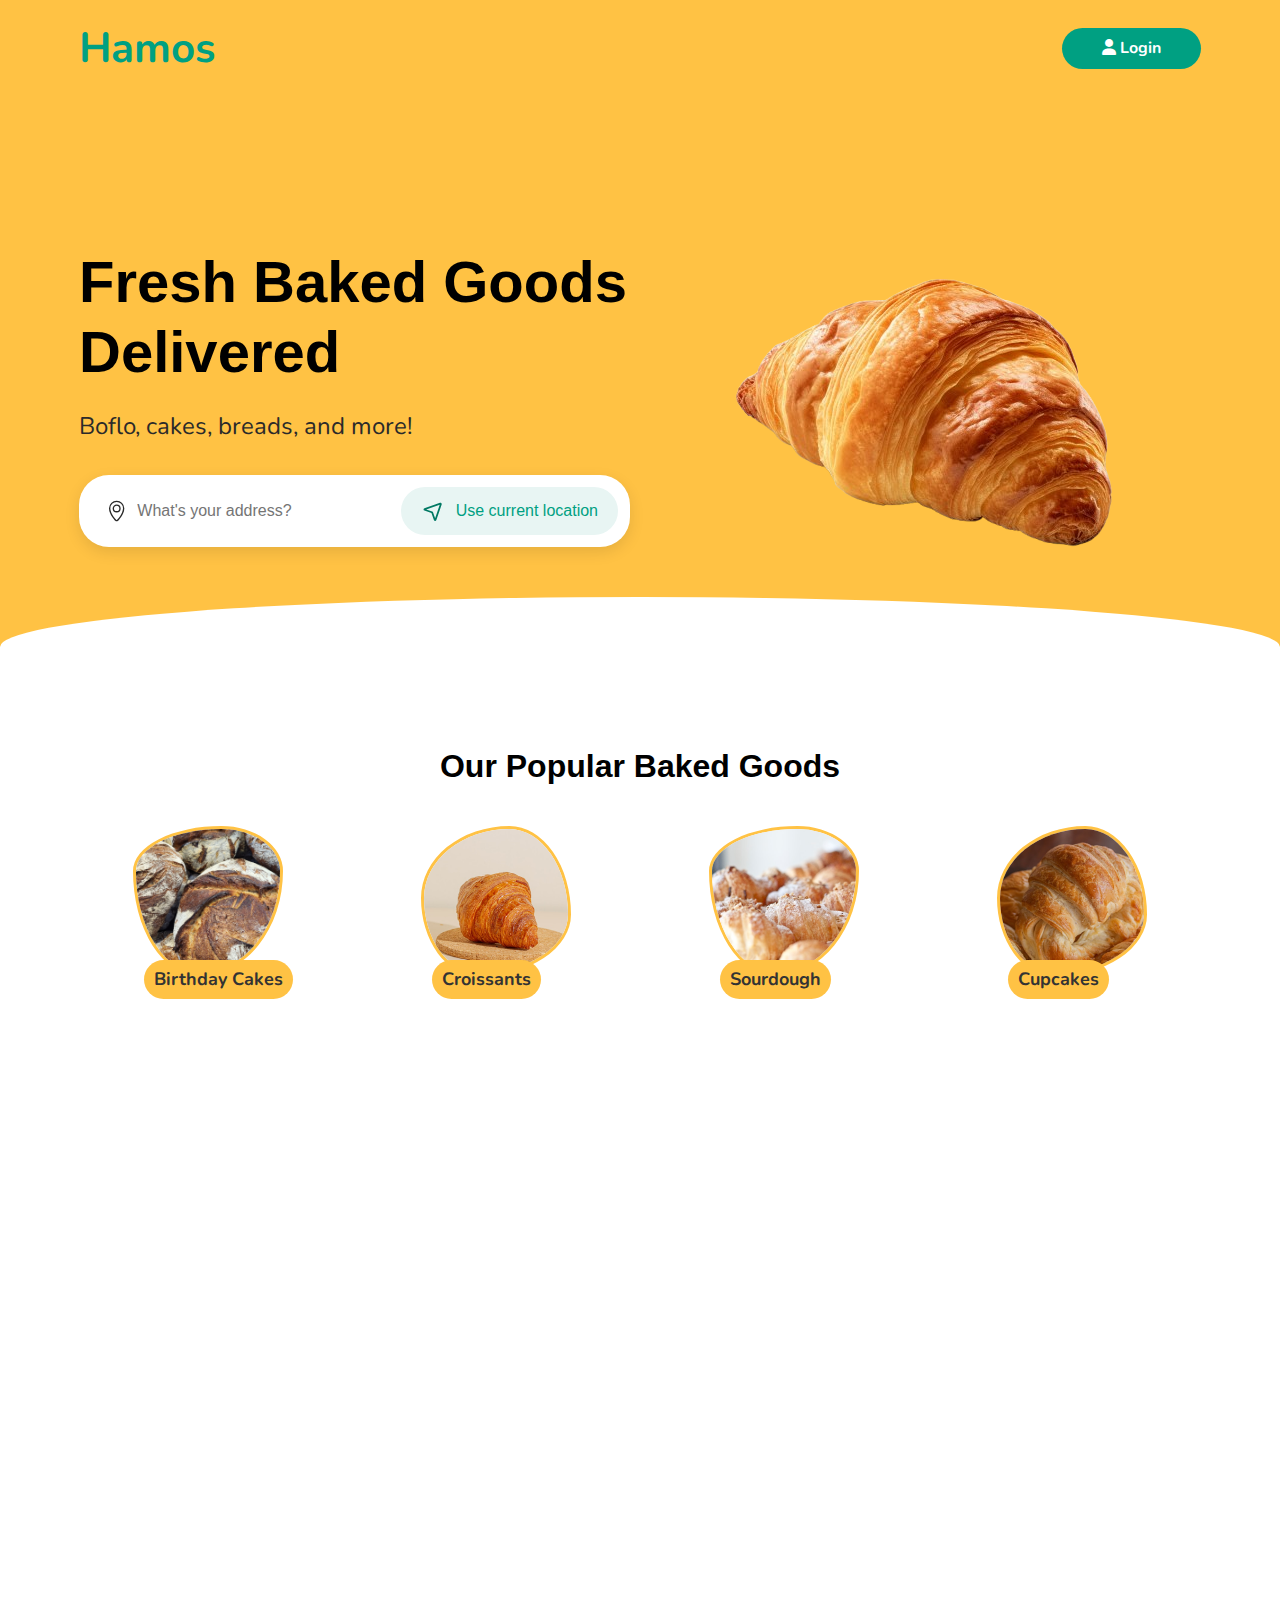
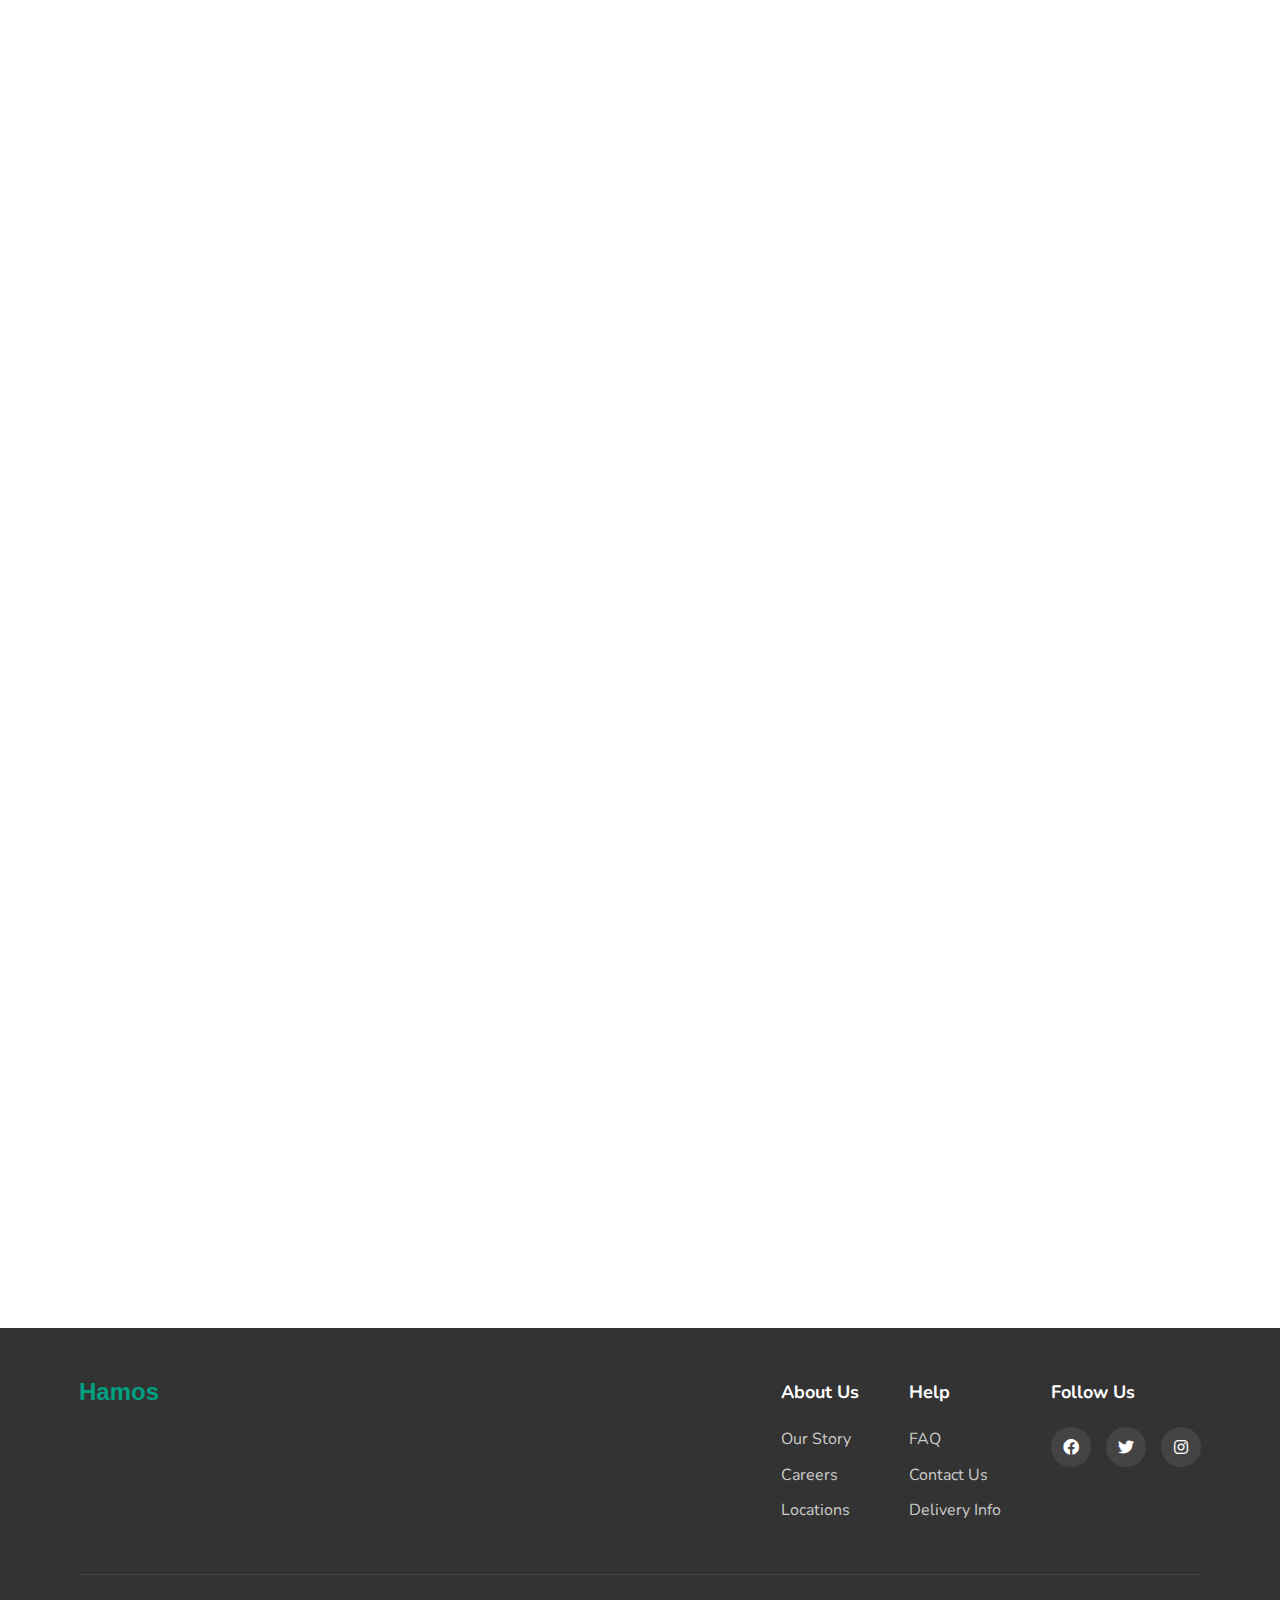
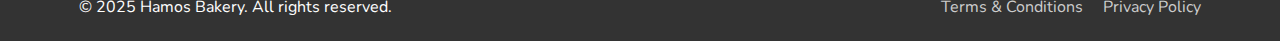
<file: index.html>
<!DOCTYPE html>
<html lang="en">
<head>
    <meta charset="UTF-8">
    <meta name="viewport" content="width=device-width, initial-scale=1.0">
    <title>Hamos Bakery</title>
    <link rel="stylesheet" href="styles.css">
    <script src="script.js" defer></script>
    <link rel="stylesheet" href="https://cdnjs.cloudflare.com/ajax/libs/font-awesome/6.0.0/css/all.min.css">
</head>
<body>
    <!-- Header -->
    <header>
        <div class="container">
            <div class="logo">
                <a href="#"><h1>Hamos</h1></a>
            </div>
            <div class="login-button">
                <a href="#" class="btn login">
                    <i class="fas fa-user"></i> Login
                </a>
            </div>
        </div>
    </header>

    <!-- Hero Section -->
    <section class="hero">
        <div class="container">
            <div class="hero-content">
                <span>Fresh Baked Goods Delivered</span>
                <p>Boflo, cakes, breads, and more!</p>
                <div class="search-box">
                    <div class="search-input">
                        <svg width="24" height="24" viewBox="0 0 24 24" fill="none" xmlns="http://www.w3.org/2000/svg" data-v-9ccf9512="" style="margin-inline-end: 10px;"><path d="M4.125 8.8648C4.125 4.59333 7.6601 1.125 12 1.125C16.3399 1.125 19.875 4.59333 19.875 8.8648C19.875 10.5107 19.5009 12.2592 18.7689 14.06C18.2011 15.4599 17.4128 16.8999 16.4244 18.3481C15.6945 19.4161 14.9171 20.4011 14.1403 21.282C13.6582 21.8288 13.2272 22.2758 13.036 22.4559C12.7553 22.7279 12.3837 22.875 12 22.875C11.614 22.875 11.2393 22.7269 10.966 22.4587C10.7533 22.2557 10.3387 21.8242 9.85811 21.278C9.08129 20.395 8.30417 19.4086 7.57439 18.3395C6.5875 16.8928 5.79879 15.452 5.23027 14.0531C4.4988 12.2512 4.125 10.5056 4.125 8.8648Z" stroke="#292929" stroke-width="1.5"></path> <mask id="mask0_3_3292" maskUnits="userSpaceOnUse" x="3" y="0" width="18" height="24" style="mask-type:alpha"><path d="M4.125 8.8648C4.125 4.59333 7.6601 1.125 12 1.125C16.3399 1.125 19.875 4.59333 19.875 8.8648C19.875 10.5107 19.5009 12.2592 18.7689 14.06C18.2011 15.4599 17.4128 16.8999 16.4244 18.3481C15.6945 19.4161 14.9171 20.4011 14.1403 21.282C13.6582 21.8288 13.2272 22.2758 13.036 22.4559C12.7553 22.7279 12.3837 22.875 12 22.875C11.614 22.875 11.2393 22.7269 10.966 22.4587C10.7533 22.2557 10.3387 21.8242 9.85811 21.278C9.08129 20.395 8.30417 19.4086 7.57439 18.3395C6.5875 16.8928 5.79879 15.452 5.23027 14.0531C4.4988 12.2512 4.125 10.5056 4.125 8.8648Z" fill="white" stroke="white" stroke-width="1.5"></path></mask> <g mask="url(#mask0_3_3292)"><ellipse cx="12" cy="9.13281" rx="3.75" ry="3.75" stroke="#292929" stroke-width="1.5"></ellipse></g></svg>
                        <input type="text" placeholder="What's your address?" style="color:#444;">
                    </div>
                    <button class="location-btn" style="font-size: 16px;font-weight: normal;border-radius: 34px;">
                        <svg width="25" height="24" viewBox="0 0 25 24" fill="none" xmlns="http://www.w3.org/2000/svg" style="margin-inline-end: 10px;">
                            <g clip-path="url(#clip0_1548_11193)">
                                <path fill-rule="evenodd" clip-rule="evenodd" d="M19.001 3.83359C20.0322 3.48256 21.0175 4.46788 20.6665 5.49904L15.3627 21.0788C14.9604 22.2607 13.2908 22.2663 12.8806 21.087L10.4374 14.0627L3.41304 11.6195C2.23384 11.2093 2.23935 9.5397 3.42125 9.13735L19.001 3.83359ZM18.7233 5.77676L5.18874 10.3843L11.2122 12.4794C11.5911 12.6112 11.8889 12.909 12.0207 13.2879L14.1158 19.3113L18.7233 5.77676Z" fill="#017963"/>
                            </g>
                            <defs>
                                <clipPath id="clip0_1548_11193">
                                    <rect width="24" height="24" fill="white" transform="translate(0.5)"/>
                                </clipPath>
                            </defs>
                        </svg>
                        Use current location
                    </button>
                </div>
            </div>
            <div class="hero-image">
                <img src="boflo.png" alt="Bakery items">
            </div>
        </div>
    </section>

    <!-- Popular Products -->
    <section class="popular-products">
        <div class="container">
            <h2>Our Popular Baked Goods</h2>
            <div class="products-grid">
                <div class="product-card">
                    <div class="product-image">
                        <img src="10.jpg" alt="Birthday Cake" style="border-radius: 59% 41% 56% 44% / 30% 30% 70% 70% ">
                    </div>
                    <div class="product-title">Birthday Cakes</div>
                </div>
                <div class="product-card">
                    <div class="product-image">
                        <img src="20.jpg" alt="Croissants" style="border-radius: 59% 41% 62% 38% / 48% 59% 41% 52% ;">
                    </div>
                    <div class="product-title">Croissants</div>
                </div>
                <div class="product-card">
                    <div class="product-image">
                        <img src="30.jpg" alt="Sourdough" style="border-radius: 59% 41% 56% 44% / 30% 30% 70% 70% ">
                    </div>
                    <div class="product-title">Sourdough</div>
                </div>
                <div class="product-card">
                    <div class="product-image">
                        <img src="50.jpg" alt="Cupcakes" style="border-radius: 59% 41% 62% 38% / 48% 59% 41% 52% ;">
                    </div>
                    <div class="product-title">Cupcakes</div>
                </div>
            </div>
        </div>
    </section>

    <!-- Services -->
    <section class="services">
        <div class="container">
            <h2>Freshly Baked Daily</h2>
            <div class="services-grid">
                <div class="service-card">
                    <div class="service-icon">
                        <i class="fas fa-birthday-cake"></i>
                    </div>
                    <h3>Custom Cakes</h3>
                    <p>Order custom cakes for any occasion with our expert bakers.</p>
                    <a href="#" class="btn">Explore options</a>
                </div>
                <div class="service-card">
                    <div class="service-icon">
                        <i class="fas fa-truck"></i>
                    </div>
                    <h3>Fast Delivery</h3>
                    <p>Get your favorite baked goods delivered to your doorstep in minutes.</p>
                    <a href="#" class="btn">Order now</a>
                </div>
                <div class="service-card">
                    <div class="service-icon">
                        <i class="fas fa-bread-slice"></i>
                    </div>
                    <h3>Daily Specials</h3>
                    <p>Try our daily specials made with the freshest ingredients.</p>
                    <a href="#" class="btn">View today's menu</a>
                </div>
            </div>
        </div>
    </section>

    <!-- App Download -->
    <section class="app-download">
        <div class="container">
            <div class="app-info">
                <h2>Download the app</h2>
                <p>Order anything and track it in real time with our bakery app.</p>
                <div class="app-buttons">
                    <a href="#" class="app-button">
                        <img src="app-store-button.svg" alt="App Store">
                    </a>
                    <a href="#" class="app-button">
                        <img src="google-play-button.svg" alt="Google Play">
                    </a>
                </div>
            </div>
            <div class="app-image">
                <img src="download-app-desktop-opt.avif" alt="Bakery App">
            </div>
        </div>
    </section>

    <!-- Partnership -->
    <section class="partnership">
        <div class="container">
            <h2>Let's do it together</h2>
            <div class="partnership-grid">
                <div class="partnership-card">
                    <div class="partnership-image">
                        <img src="partners-image-opt.png" alt="Join Our Team">
                    </div>
                    <h3>Join Our Team</h3>
                    <p>Enjoy working in a creative environment with competitive pay.</p>
                    <a href="#" class="btn">Apply now</a>
                </div>
                <div class="partnership-card">
                    <div class="partnership-image">
                        <img src="careers-image-opt.png" alt="Become a Partner">
                    </div>
                    <h3>Become a Partner</h3>
                    <p>Partner with us for wholesale opportunities and expand your business.</p>
                    <a href="#" class="btn">Contact us</a>
                </div>
                <div class="partnership-card">
                    <div class="partnership-image">
                        <img src="partners-image-opt.png" alt="Baking Classes">
                    </div>
                    <h3>Baking Classes</h3>
                    <p>Learn from our expert bakers in our weekly baking classes.</p>
                    <a href="#" class="btn">Register here</a>
                </div>
            </div>
        </div>
    </section>

    <!-- Footer -->
    <footer>
        <div class="container">
            <div class="footer-top">
                <div class="footer-logo">
                    <h2 style="color: #00a082;">Hamos</h2>
                </div>
                <div class="footer-links">
                    <div class="footer-column">
                        <h3>About Us</h3>
                        <ul>
                            <li><a href="#">Our Story</a></li>
                            <li><a href="#">Careers</a></li>
                            <li><a href="#">Locations</a></li>
                        </ul>
                    </div>
                    <div class="footer-column">
                        <h3>Help</h3>
                        <ul>
                            <li><a href="#">FAQ</a></li>
                            <li><a href="#">Contact Us</a></li>
                            <li><a href="#">Delivery Info</a></li>
                        </ul>
                    </div>
                    <div class="footer-column">
                        <h3>Follow Us</h3>
                        <div class="social-icons">
                            <a href="#"><i class="fab fa-facebook"></i></a>
                            <a href="#"><i class="fab fa-twitter"></i></a>
                            <a href="#"><i class="fab fa-instagram"></i></a>
                        </div>
                    </div>
                </div>
            </div>
            <div class="footer-bottom">
                <div class="copyright">
                    <p>&copy; 2025 Hamos Bakery. All rights reserved.</p>
                </div>
                <div class="terms">
                    <a href="#">Terms & Conditions</a>
                    <a href="#">Privacy Policy</a>
                </div>
            </div>
        </div>
    </footer>
</body>
</html>
</file>
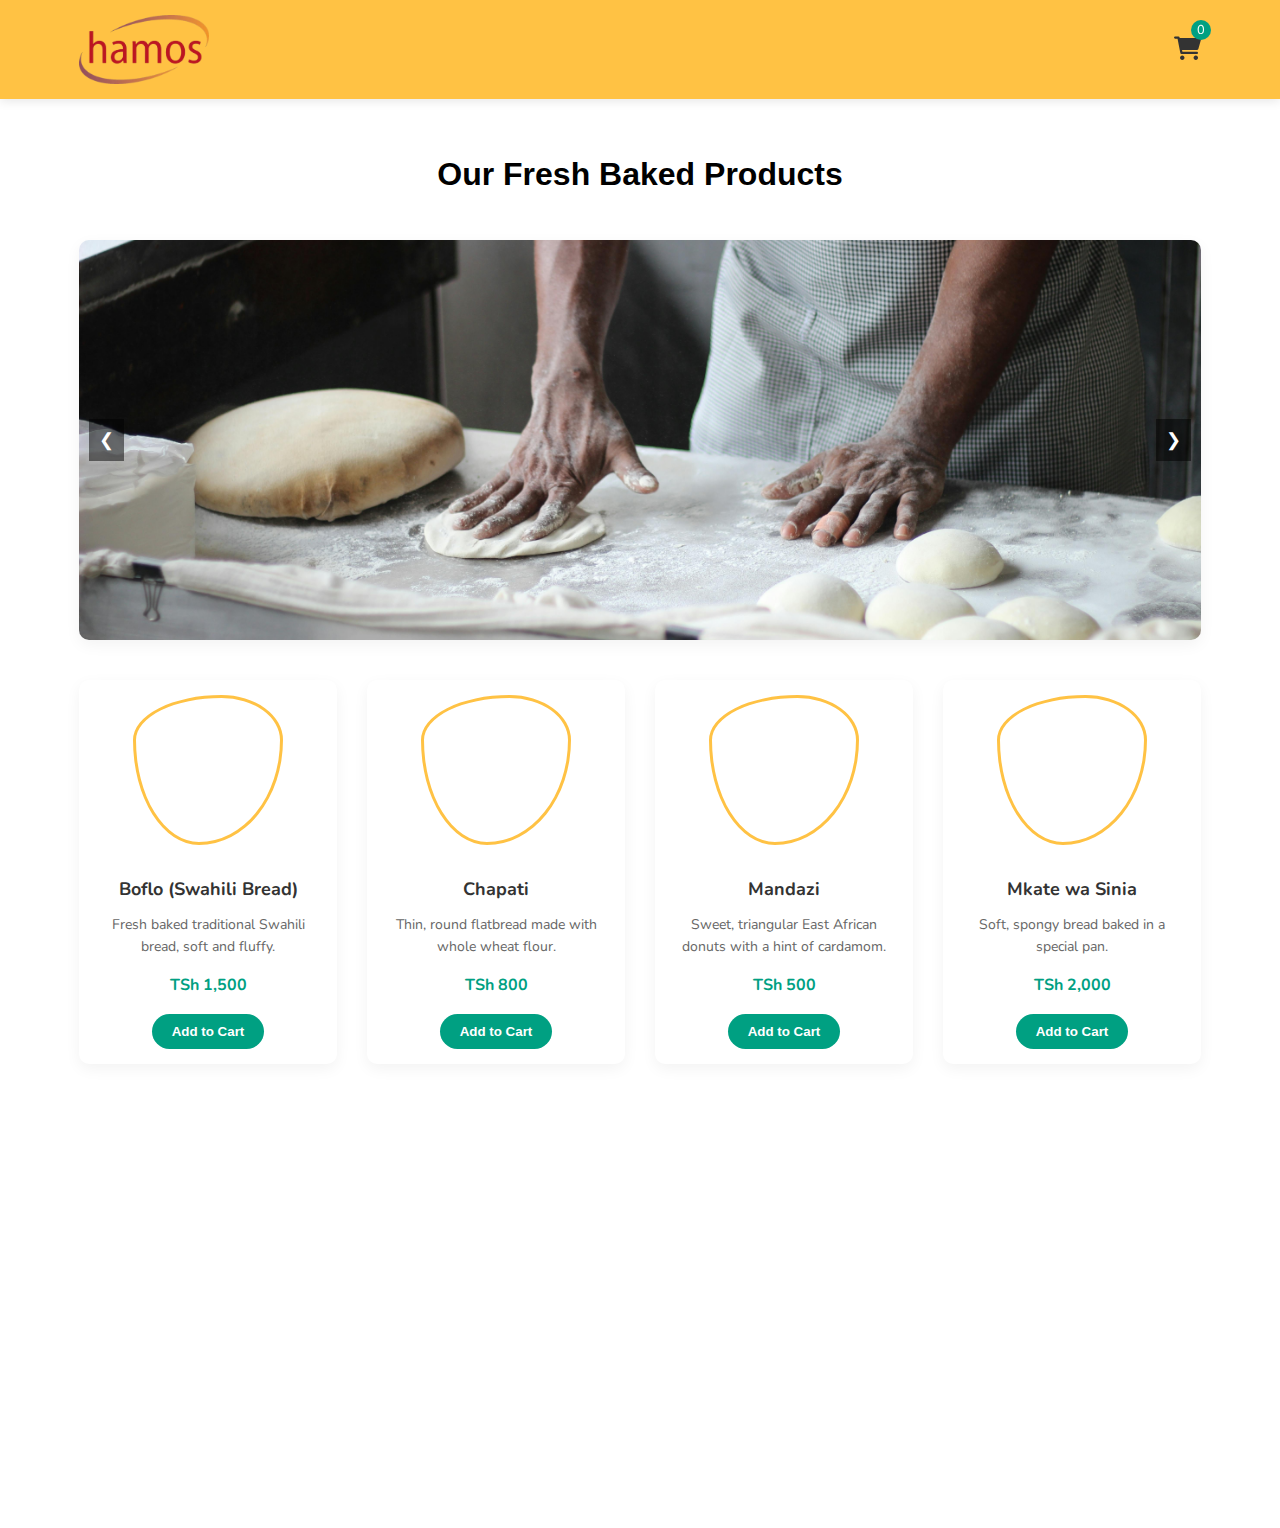
<file: product-page2.html>
<!DOCTYPE html>
<html lang="en">
<head>
  <meta charset="UTF-8">
  <meta name="viewport" content="width=device-width, initial-scale=1.0">
  <title>Zanzibar Hamos Bakery - Products</title>
  <link rel="stylesheet" href="https://fonts.googleapis.com/css2?family=Nunito:ital,wght@0,200..1000;1,200..1000&display=swap">
  <link rel="stylesheet" href="https://cdnjs.cloudflare.com/ajax/libs/font-awesome/6.0.0/css/all.min.css">
  <style>
    * {
      margin: 0;
      padding: 0;
      box-sizing: border-box;
    }

    body {
      font-family: 'Nunito', sans-serif;
      line-height: 1.6;
      color: #333;
      background-color: #fff;
    }

    .container {
      width: 90%;
      max-width: 1200px;
      margin: 0 auto;
      padding: 0 15px;
    }

    .btn {
      display: inline-block;
      background-color: #00a082;
      color: white;
      padding: 10px 20px;
      border-radius: 30px;
      font-weight: bold;
      border: none;
      cursor: pointer;
      transition: background-color 0.3s;
    }

    .btn:hover {
      background-color: #008068;
    }

    /* Header */
    header {
      background-color: #ffc244;
      padding: 15px 0;
      position: sticky;
      top: 0;
      margin: auto;
      min-height: 70px;
      z-index: 100;
      
      box-shadow: 0 2px 10px rgba(0, 0, 0, 0.1);
    }

    header .container {
      display: flex;
      justify-content: space-between;
      align-items: center;
    }

    .logo img {
      max-width: 130px;
      height: auto;
      display: block;
    }

    .header-actions {
      display: flex;
      align-items: center;
      gap: 20px;
    }

    .cart-icon {
      position: relative;
      font-size: 1.5rem;
      cursor: pointer;
    }

    .cart-count {
      position: absolute;
      top: -10px;
      right: -10px;
      background-color: #00a082;
      color: white;
      border-radius: 50%;
      width: 20px;
      height: 20px;
      display: flex;
      align-items: center;
      justify-content: center;
      font-size: 0.8rem;
    }

    /* Carousel */
    .carousel {
      position: relative;
      max-width: 100%;
      margin-bottom: 40px;
      overflow: hidden;
      border-radius: 10px;
      box-shadow: 0 5px 15px rgba(0, 0, 0, 0.05);
    }

    .carousel-images {
      display: flex;
      transition: transform 0.5s ease;
    }

    .carousel-images img {
      width: 100%;
      height: 400px;
      object-fit: cover;
      flex-shrink: 0;
    }

    .carousel-btn {
      position: absolute;
      top: 50%;
      transform: translateY(-50%);
      background-color: rgba(0, 0, 0, 0.5);
      color: white;
      border: none;
      padding: 10px;
      cursor: pointer;
      font-size: 18px;
      z-index: 10;
    }

    .carousel-btn.prev {
      left: 10px;
    }

    .carousel-btn.next {
      right: 10px;
    }

    /* Product Section */
    .products {
      padding: 50px 0;
    }

    .products h2 {
      text-align: center;
      margin-bottom: 40px;
      font-size: 32px;
      color: #000;
      font-family: Arial, Helvetica, sans-serif;
      font-weight: bolder;
    }

    .product-grid {
      display: grid;
      grid-template-columns: repeat(auto-fill, minmax(250px, 1fr));
      gap: 30px;
    }

    .product-card {
      background-color: white;
      border-radius: 10px;
      box-shadow: 0 5px 15px rgba(0, 0, 0, 0.05);
      text-align: center;
      opacity: 0;
      transform: translateY(20px);
      transition: opacity 0.6s ease, transform 0.6s ease;
    }

    .product-card.scrolled {
      opacity: 1;
      transform: translateY(0);
    }

    .product-image {
      width: 150px;
      height: 150px;
      margin: 15px auto;
      background-position: center;
      background-size: cover;
      border: 3px solid #ffc244;
      border-radius: 59% 41% 56% 44% / 30% 30% 70% 70%;
    }

    .product-info {
      padding: 15px;
    }

    .product-title {
      font-size: 18px;
      font-weight: bold;
      margin-bottom: 10px;
    }

    .product-description {
      color: #666;
      font-size: 14px;
      margin-bottom: 15px;
    }

    .product-price {
      font-weight: bold;
      color: #00a082;
      margin-bottom: 15px;
    }

    /* Cart Sidebar */
    .cart-sidebar {
      position: fixed;
      top: 0;
      right: -400px;
      width: 380px;
      height: 100vh;
      background-color: white;
      box-shadow: -5px 0 15px rgba(0, 0, 0, 0.1);
      transition: right 0.3s ease;
      z-index: 1000;
      overflow-y: auto;
    }

    .cart-sidebar.open {
      right: 0;
    }

    .cart-header {
      background-color: #00a082;
      color: white;
      padding: 1rem;
      display: flex;
      justify-content: space-between;
      align-items: center;
    }

    .close-cart {
      background: none;
      border: none;
      color: white;
      font-size: 1.5rem;
      cursor: pointer;
    }

    .cart-items {
      padding: 1rem;
    }

    .cart-item {
      display: flex;
      border-bottom: 1px solid #eee;
      padding: 1rem 0;
      position: relative;
    }

    .cart-item-image {
      width: 80px;
      height: 80px;
      background-position: center;
      background-size: cover;
      border-radius: 5px;
      margin-right: 1rem;
    }

    .cart-item-details {
      flex-grow: 1;
    }

    .cart-item-title {
      font-weight: bold;
      margin-bottom: 0.5rem;
    }

    .cart-item-price {
      color: #00a082;
      margin-bottom: 0.5rem;
    }

    .cart-item-quantity {
      display: flex;
      align-items: center;
    }

    .quantity-btn {
      width: 25px;
      height: 25px;
      background-color: #e8f5f3;
      border: none;
      border-radius: 3px;
      cursor: pointer;
    }

    .quantity-input {
      width: 40px;
      text-align: center;
      margin: 0 0.5rem;
      border: 1px solid #ddd;
      border-radius: 3px;
      padding: 0.2rem;
    }

    .remove-btn {
      position: absolute;
      right: 0;
      top: 50%;
      transform: translateY(-50%);
      background-color: #d9534f;
      color: white;
      border: none;
      padding: 0.3rem 0.6rem;
      border-radius: 3px;
      cursor: pointer;
    }

    .remove-btn:hover {
      background-color: #c9302c;
    }

    .cart-total {
      padding: 1rem;
      border-top: 2px solid #eee;
      font-weight: bold;
      display: flex;
      justify-content: space-between;
    }

    .checkout-btn {
      width: 90%;
      margin: 1rem auto;
      display: block;
    }

    .overlay {
      position: fixed;
      top: 0;
      left: 0;
      width: 100%;
      height: 100%;
      background-color: rgba(0, 0, 0, 0.5);
      z-index: 999;
      display: none;
    }

    .overlay.open {
      display: block;
    }

    /* Responsive Styles */
    @media (max-width: 992px) {
      .logo img {
        max-width: 120px;
      }
    }

    @media (max-width: 768px) {
      .product-grid {
        grid-template-columns: 1fr;
        gap: 20px;
      }

      .logo img {
        max-width: 100px;
      }

      .carousel-images img {
        height: 200px;
      }
    }
  </style>
</head>
<body>
  <header>
    <div class="container">
      <div class="logo">
        <a href="#"><img src="./hti-logo.webp" alt="Hamos Bakery Logo"></a>
      </div>
      <div class="header-actions">
        <div class="cart-icon" id="cartIcon">
          <i class="fas fa-shopping-cart"></i>
          <span class="cart-count" id="cartCount">0</span>
        </div>
      </div>
    </div>
  </header>

  <section class="products">
    <div class="container">
      <h2>Our Fresh Baked Products</h2>
      <div class="carousel">
        <button class="carousel-btn prev" id="prevBtn">❮</button>
        <div class="carousel-images" id="carouselImages">
          <img src="./assets/images/bakery-hero.jpg" alt="Bakery Item 1">
          <img src="/assets/images/boflo 1.jpg" alt="Bakery Item 2">
          <img src="/assets/images/boflo 2.jpg" alt="Bakery Item 3">
          <img src="/assets/images/boflo 3.jpg" alt="Bakery Item 4">
        </div>
        <button class="carousel-btn next" id="nextBtn">❯</button>
      </div>
      <div class="product-grid" id="productGrid">
        <!-- Products will be loaded here by JavaScript -->
      </div>
    </div>
  </section>

  <div class="cart-sidebar" id="cartSidebar">
    <div class="cart-header">
      <h2>Your Cart</h2>
      <button class="close-cart" id="closeCart">×</button>
    </div>
    <div class="cart-items" id="cartItems">
      <!-- Cart items will be added here -->
    </div>
    <div class="cart-total">
      <span>Total:</span>
      <span id="cartTotal">TSh 0</span>
    </div>
    <button class="checkout-btn btn">Checkout</button>
  </div>

  <div class="overlay" id="overlay"></div>

  <script>
    // Sample products data
    const products = [
      { id: 1, name: 'Boflo (Swahili Bread)', description: 'Fresh baked traditional Swahili bread, soft and fluffy.', price: 1500, image: 'https://cdn.pixabay.com/photo/2018/06/12/22/29/bread-3471667_640.jpg' },
      { id: 2, name: 'Chapati', description: 'Thin, round flatbread made with whole wheat flour.', price: 800, image: 'https://cdn.pixabay.com/photo/2016/05/26/16/27/cinnamon-rolls-1417494_640.jpg' },
      { id: 3, name: 'Mandazi', description: 'Sweet, triangular East African donuts with a hint of cardamom.', price: 500, image: 'https://cdn.pixabay.com/photo/2019/03/10/16/22/bread-4046506_640.jpg' },
      { id: 4, name: 'Mkate wa Sinia', description: 'Soft, spongy bread baked in a special pan.', price: 2000, image: 'https://cdn.pixabay.com/photo/2019/03/24/14/23/bread-4077812_640.jpg' },
      { id: 5, name: 'Coconut Bread', description: 'Sweet bread with rich coconut flavor, perfect with tea.', price: 1800, image: 'https://cdn.pixabay.com/photo/2016/10/22/17/10/bread-1761197_640.jpg' },
      { id: 6, name: 'Vitumbua', description: 'Sweet rice pancake with coconut, a popular Zanzibar breakfast.', price: 200, image: 'https://cdn.pixabay.com/photo/2021/01/14/13/10/bread-5916804_640.jpg' }
    ];

    // Initialize cart from localStorage or empty array
    let cart = JSON.parse(localStorage.getItem('cart')) || [];

    // Save cart to localStorage
    function saveCart() {
      localStorage.setItem('cart', JSON.stringify(cart));
    }

    // Load Products
    function loadProducts() {
      const productGrid = document.getElementById('productGrid');
      products.forEach(product => {
        const productCard = document.createElement('div');
        productCard.className = 'product-card';
        productCard.innerHTML = `
          <div class="product-image" style="background-image: url(${product.image})"></div>
          <div class="product-info">
            <h3 class="product-title">${product.name}</h3>
            <p class="product-description">${product.description}</p>
            <p class="product-price">TSh ${product.price.toLocaleString()}</p>
            <button class="btn add-to-cart" data-id="${product.id}">Add to Cart</button>
          </div>
        `;
        productGrid.appendChild(productCard);
      });

      document.querySelectorAll('.add-to-cart').forEach(button => {
        button.addEventListener('click', function() {
          addToCart(parseInt(this.getAttribute('data-id')));
        });
      });
    }

    // Add to Cart
    function addToCart(productId) {
      const product = products.find(p => p.id === productId);
      const existingItem = cart.find(item => item.id === productId);
      if (existingItem) {
        existingItem.quantity += 1;
      } else {
        cart.push({ id: product.id, name: product.name, price: product.price, image: product.image, quantity: 1 });
      }
      updateCartUI();
      saveCart(); // Save to localStorage
      openCart();
    }

    // Remove from Cart
    function removeFromCart(id) {
      cart = cart.filter(item => item.id !== id);
      updateCartUI();
      saveCart(); // Save to localStorage
    }

    // Update Cart UI
    function updateCartUI() {
      const cartItems = document.getElementById('cartItems');
      const cartCount = document.getElementById('cartCount');
      const cartTotal = document.getElementById('cartTotal');
      cartItems.innerHTML = '';
      if (cart.length === 0) {
        cartItems.innerHTML = '<p style="text-align: center; color: #666;">No Items in Cart</p>';
        cartCount.textContent = '0';
        cartTotal.textContent = 'TSh 0';
        return;
      }

      let total = 0;
      let itemCount = 0;
      cart.forEach(item => {
        const itemTotal = item.price * item.quantity;
        total += itemTotal;
        itemCount += item.quantity;
        const cartItem = document.createElement('div');
        cartItem.className = 'cart-item';
        cartItem.innerHTML = `
          <div class="cart-item-image" style="background-image: url(${item.image})"></div>
          <div class="cart-item-details">
            <div class="cart-item-title">${item.name}</div>
            <div class="cart-item-price">TSh ${item.price.toLocaleString()}</div>
            <div class="cart-item-quantity">
              <button class="quantity-btn decrease" data-id="${item.id}">-</button>
              <input type="number" class="quantity-input" value="${item.quantity}" min="1" data-id="${item.id}">
              <button class="quantity-btn increase" data-id="${item.id}">+</button>
            </div>
          </div>
          <button class="remove-btn" data-id="${item.id}">Remove</button>
        `;
        cartItems.appendChild(cartItem);
      });

      cartCount.textContent = itemCount;
      cartTotal.textContent = `TSh ${total.toLocaleString()}`;
      document.querySelectorAll('.decrease').forEach(button => {
        button.addEventListener('click', () => decreaseQuantity(parseInt(button.getAttribute('data-id'))));
      });
      document.querySelectorAll('.increase').forEach(button => {
        button.addEventListener('click', () => increaseQuantity(parseInt(button.getAttribute('data-id'))));
      });
      document.querySelectorAll('.quantity-input').forEach(input => {
        input.addEventListener('change', () => updateQuantity(parseInt(input.getAttribute('data-id')), parseInt(input.value)));
      });
      document.querySelectorAll('.remove-btn').forEach(button => {
        button.addEventListener('click', () => removeFromCart(parseInt(button.getAttribute('data-id'))));
      });
    }

    // Quantity Controls
    function increaseQuantity(id) {
      const item = cart.find(item => item.id === id);
      if (item) item.quantity += 1;
      updateCartUI();
      saveCart(); // Save to localStorage
    }

    function decreaseQuantity(id) {
      const item = cart.find(item => item.id === id);
      if (item) {
        if (item.quantity > 1) item.quantity -= 1;
        else cart = cart.filter(i => i.id !== id);
        updateCartUI();
        saveCart(); // Save to localStorage
      }
    }

    function updateQuantity(id, quantity) {
      const item = cart.find(item => item.id === id);
      if (item) {
        if (quantity > 0) item.quantity = quantity;
        else cart = cart.filter(i => i.id !== id);
        updateCartUI();
        saveCart(); // Save to localStorage
      }
    }

    // Cart Sidebar Controls
    function openCart() {
      document.getElementById('cartSidebar').classList.add('open');
      document.getElementById('overlay').classList.add('open');
    }

    function closeCart() {
      document.getElementById('cartSidebar').classList.remove('open');
      document.getElementById('overlay').classList.remove('open');
    }

    // Scroll Animations
    function handleScroll() {
      const productCards = document.querySelectorAll('.product-card');
      productCards.forEach((card, index) => {
        const rect = card.getBoundingClientRect();
        if (rect.top <= window.innerHeight * 0.8) {
          setTimeout(() => card.classList.add('scrolled'), index * 100);
        }
      });
    }

    // Carousel Functionality
    function initCarousel() {
      const carouselImages = document.getElementById('carouselImages');
      const images = carouselImages.querySelectorAll('img');
      const prevBtn = document.getElementById('prevBtn');
      const nextBtn = document.getElementById('nextBtn');
      let currentIndex = 0;

      function showImage(index) {
        const offset = -index * 100;
        carouselImages.style.transform = `translateX(${offset}%)`;
      }

      prevBtn.addEventListener('click', () => {
        currentIndex = (currentIndex - 1 + images.length) % images.length;
        showImage(currentIndex);
      });

      nextBtn.addEventListener('click', () => {
        currentIndex = (currentIndex + 1) % images.length;
        showImage(currentIndex);
      });

      setInterval(() => {
        currentIndex = (currentIndex + 1) % images.length;
        showImage(currentIndex);
      }, 5000);
    }

    // Initialize
    window.onload = () => {
      loadProducts();
      initCarousel();
      updateCartUI(); // Load cart from localStorage on page load
      document.getElementById('cartIcon').addEventListener('click', openCart);
      document.getElementById('closeCart').addEventListener('click', closeCart);
      document.getElementById('overlay').addEventListener('click', closeCart);
      window.addEventListener('scroll', handleScroll);
      handleScroll();
    };
  </script>
</body>
</html>
</file>
<file: styles.css>
@import url('https://fonts.googleapis.com/css2?family=Nunito:ital,wght@0,200..1000;1,200..1000&display=swap');

/* Reset and base styles */
* {
    margin: 0;
    padding: 0;
    box-sizing: border-box;
}

body {
    font-family: 'Nunito', sans-serif;
    line-height: 1.6;
    color: #333;
}

.container {
    width: 90%;
    max-width: 1200px;
    margin: 0 auto;
    padding: 0 15px;
}

.container h2 {
    color: #000;
    font-display: fallback;
    font-family: Arial, Helvetica, sans-serif;
    font-size: 48px;
    font-weight: bolder;
    margin: 0;
    line-height: 1.2;
}

a {
    text-decoration: none;
    color: inherit;
}

ul {
    list-style: none;
}

.btn {
    display: inline-block;
    background-color: #00a082;
    color: white;
    padding: 10px 20px;
    border-radius: 30px;
    font-weight: bold;
    transition: background-color 0.3s;
}

.btn:hover {
    background-color: #008068;
}

/* Header styles */
header {
    background-color: #ffc244;
    padding: 15px 0;
    position: sticky;
    top: 0;
    z-index: 100;
}

header .container {
    display: flex;
    justify-content: space-between;
    align-items: center;
}

.logo h1 {
    color: #00a082;
    font-size: 42px;
}

.login-button .btn {
    padding: 8px 40px;
    border-radius: 30px;
}

/* Hero section styles */
.hero {
    background-color: #ffc244;
    padding: 50px 0;
    position: relative;
    overflow: hidden;
}

.hero-image {
    display: flex;
    justify-content: center;
    align-items: center;
    perspective: 1000px;
}

.hero-image img {
    /* width: 300px; */
    animation: rotate3D 5s linear infinite;
}

@keyframes rotate3D {
    from {
        transform: rotateY(0deg);
    }
    to {
        transform: rotateY(360deg);
    }
}

.hero:after {
    content: '';
    position: absolute;
    bottom: 0;
    left: 0;
    right: 0;
    height: 100px;
    background: white;
    border-radius: 100% 100% 0 0;
}

.hero .container {
    display: flex;
    align-items: center;
    justify-content: space-between;
    position: relative;
    z-index: 1;
}

.hero-content {
    flex: 1;
    padding-right: 20px;
}

.hero-content span {
    color: #000;
    word-wrap: anywhere;
    font-display: fallback;
    font-family: Arial, Helvetica, sans-serif;
    font-size: 58px;
    font-weight: bolder;
    margin: 0;
    line-height: 1.2;
}

.hero-content p {
    font-size: 24px;
    margin-block: 20px 30px;
    color: #2b2a2a;
}

.search-box {
    display: flex;
    margin-top: 20px;
    background: white;
    border-radius: 30px;
    overflow: hidden;
    box-shadow: 0 5px 15px rgba(0, 0, 0, 0.1);
    padding: 12px;
}

.search-input {
    flex: 1;
    display: flex;
    align-items: center;
    padding: 0 15px;
}

.search-input i {
    color: #999;
    margin-right: 10px;
}

.search-input input {
    border: none;
    padding: 15px 0;
    width: 100%;
    font-size: 16px;
}

.search-input input:focus {
    outline: none;
}

.location-btn {
    background-color: #e8f5f3;
    color: #00a082;
    border: none;
    padding: 0 20px;
    cursor: pointer;
    font-weight: bold;
    display: flex;
    align-items: center;
}

.location-btn i {
    margin-right: 5px;
}

.hero-image {
    flex: 1;
    text-align: right;
}

.hero-image img {
    max-width: 100%;
    border-radius: 10px;
}

/* Popular products styles */
.popular-products {
    padding: 50px 0;
    background-color: #fff;
}

.popular-products h2 {
    text-align: center;
    margin-bottom: 40px;
    font-size: 32px;
}

.products-grid {
    display: grid;
    grid-template-columns: repeat(auto-fit, minmax(200px, 1fr));
    gap: 30px;
}

.product-card {
    text-align: center;
    position: relative;
}

.product-image {
    margin-bottom: 15px;
}

.product-image img {
    width: 150px;
    height: 150px;
    object-fit: cover;
    border: 3px solid #ffc244;
}

.product-title {
    font-weight: bold;
    font-size: 18px;
    padding: 5px 10px;
    background-color: #ffc244;
    border-radius: 20px;
    display: inline-block;
    position: absolute;
    bottom: 0;
    left: 25%;
}

/* Services styles */
.services {
    padding: 50px 0;
    background-color: #f9f9f9;
}

.services h2 {
    text-align: center;
    margin-bottom: 40px;
    font-size: 32px;
}

.services-grid {
    display: grid;
    grid-template-columns: repeat(auto-fit, minmax(300px, 1fr));
    gap: 30px;
}

.service-card {
    background-color: white;
    border-radius: 10px;
    padding: 30px;
    text-align: center;
    box-shadow: 0 5px 15px rgba(0, 0, 0, 0.05);
}

.service-icon {
    font-size: 40px;
    color: #00a082;
    margin-bottom: 20px;
    background-color: #e8f5f3;
    width: 80px;
    height: 80px;
    display: flex;
    align-items: center;
    justify-content: center;
    border-radius: 50%;
    margin: 0 auto 20px;
}

.service-card h3 {
    margin-bottom: 15px;
    font-size: 22px;
}

.service-card p {
    margin-bottom: 20px;
    color: #666;
}

/* App download styles */
.app-download {
    padding: 70px 0;
    background-color: #fff;
}

/* App download styles (continued) */
.app-download .container {
    display: flex;
    align-items: center;
    justify-content: space-between;
}

.app-info {
    flex: 1;
    padding-right: 30px;
}

.app-info h2 {
    font-size: 32px;
    margin-bottom: 15px;
}

.app-info p {
    margin-bottom: 25px;
    font-size: 18px;
    color: #666;
}

.app-buttons {
    display: flex;
    gap: 15px;
}

.app-image {
    flex: 1;
    text-align: right;
}

.app-image img {
    max-width: 100%;
    border-radius: 10px;
}

/* Partnership styles */
.partnership {
    padding: 70px 0;
    background-color: #e8f5f3;
    position: relative;
}

.partnership:before {
    content: '';
    position: absolute;
    top: 0;
    left: 0;
    right: 0;
    height: 100px;
    background: white;
    border-radius: 0 0 100% 100%;
}

.partnership .container {
    position: relative;
    z-index: 1;
}

.partnership h2 {
    text-align: center;
    margin-bottom: 40px;
    font-size: 32px;
}

.partnership-grid {
    display: grid;
    grid-template-columns: repeat(auto-fit, minmax(300px, 1fr));
    gap: 30px;
}

.partnership-card {
    background-color: white;
    border-radius: 10px;
    padding: 30px;
    text-align: center;
    box-shadow: 0 5px 15px rgba(0, 0, 0, 0.05);
}

.partnership-image {
    margin-bottom: 20px;
}

.partnership-image img {
    width: 150px;
    height: 150px;
    object-fit: cover;
    border-radius: 50%;
}

.partnership-card h3 {
    margin-bottom: 15px;
    font-size: 22px;
}

.partnership-card p {
    margin-bottom: 20px;
    color: #666;
}

/* Footer styles */
footer {
    background-color: #333;
    color: white;
    padding: 50px 0 20px;
}

.footer-top {
    display: flex;
    flex-wrap: wrap;
    justify-content: space-between;
    margin-bottom: 40px;
}

.footer-logo h2 {
    font-size: 24px;
    margin-bottom: 15px;
}

.footer-links {
    display: flex;
    flex-wrap: wrap;
    gap: 50px;
}

.footer-column h3 {
    margin-bottom: 20px;
    font-size: 18px;
}

.footer-column ul li {
    margin-bottom: 10px;
}

.footer-column ul li a {
    color: #ccc;
    transition: color 0.3s;
}

.footer-column ul li a:hover {
    color: #fff;
}

.social-icons {
    display: flex;
    gap: 15px;
}

.social-icons a {
    width: 40px;
    height: 40px;
    border-radius: 50%;
    background-color: #444;
    display: flex;
    align-items: center;
    justify-content: center;
    transition: background-color 0.3s;
}

.social-icons a:hover {
    background-color: #00a082;
}

.footer-bottom {
    border-top: 1px solid #444;
    padding-top: 20px;
    display: flex;
    flex-wrap: wrap;
    justify-content: space-between;
}

.terms {
    display: flex;
    gap: 20px;
}

.terms a {
    color: #ccc;
    transition: color 0.3s;
}

.terms a:hover {
    color: #fff;
}

/* Responsive styles */
@media (max-width: 992px) {
    .hero .container {
        flex-direction: column;
        text-align: center;
    }
    
    .hero-content {
        padding-right: 0;
        margin-bottom: 30px;
    }
    
    .app-download .container {
        flex-direction: column;
        text-align: center;
    }
    
    .app-info {
        padding-right: 0;
        margin-bottom: 30px;
    }
    
    .app-buttons {
        justify-content: center;
    }
    
    .footer-top {
        flex-direction: column;
        gap: 30px;
    }
    
    .footer-links {
        width: 100%;
        justify-content: space-between;
    }
}

@media (max-width: 768px) {
    .search-box {
        flex-direction: column;
    }
    
    .location-btn {
        width: 100%;
        padding: 10px;
        justify-content: center;
    }
    
    .products-grid,
    .services-grid,
    .partnership-grid {
        grid-template-columns: 1fr;
        gap: 20px;
    }
    
    .footer-links {
        flex-direction: column;
        gap: 30px;
    }
    
    .footer-bottom {
        flex-direction: column;
        gap: 15px;
        text-align: center;
    }
    
    .terms {
        justify-content: center;
    }
}

/* Add these animation styles to your CSS file */
section {
    opacity: 0;
    transform: translateY(20px);
    transition: opacity 0.6s ease, transform 0.6s ease;
}

section.scrolled {
    opacity: 1;
    transform: translateY(0);
}

.sticky {
    box-shadow: 0 2px 10px rgba(0, 0, 0, 0.1);
}

/* Add animation delays for cascade effect */
.services-grid .service-card:nth-child(1) { transition-delay: 0.1s; }
.services-grid .service-card:nth-child(2) { transition-delay: 0.2s; }
.services-grid .service-card:nth-child(3) { transition-delay: 0.3s; }

.products-grid .product-card:nth-child(1) { transition-delay: 0.1s; }
.products-grid .product-card:nth-child(2) { transition-delay: 0.2s; }
.products-grid .product-card:nth-child(3) { transition-delay: 0.3s; }
.products-grid .product-card:nth-child(4) { transition-delay: 0.4s; }

.scrolled {
    opacity: 1;
    transform: translateY(0);
}
</file>
